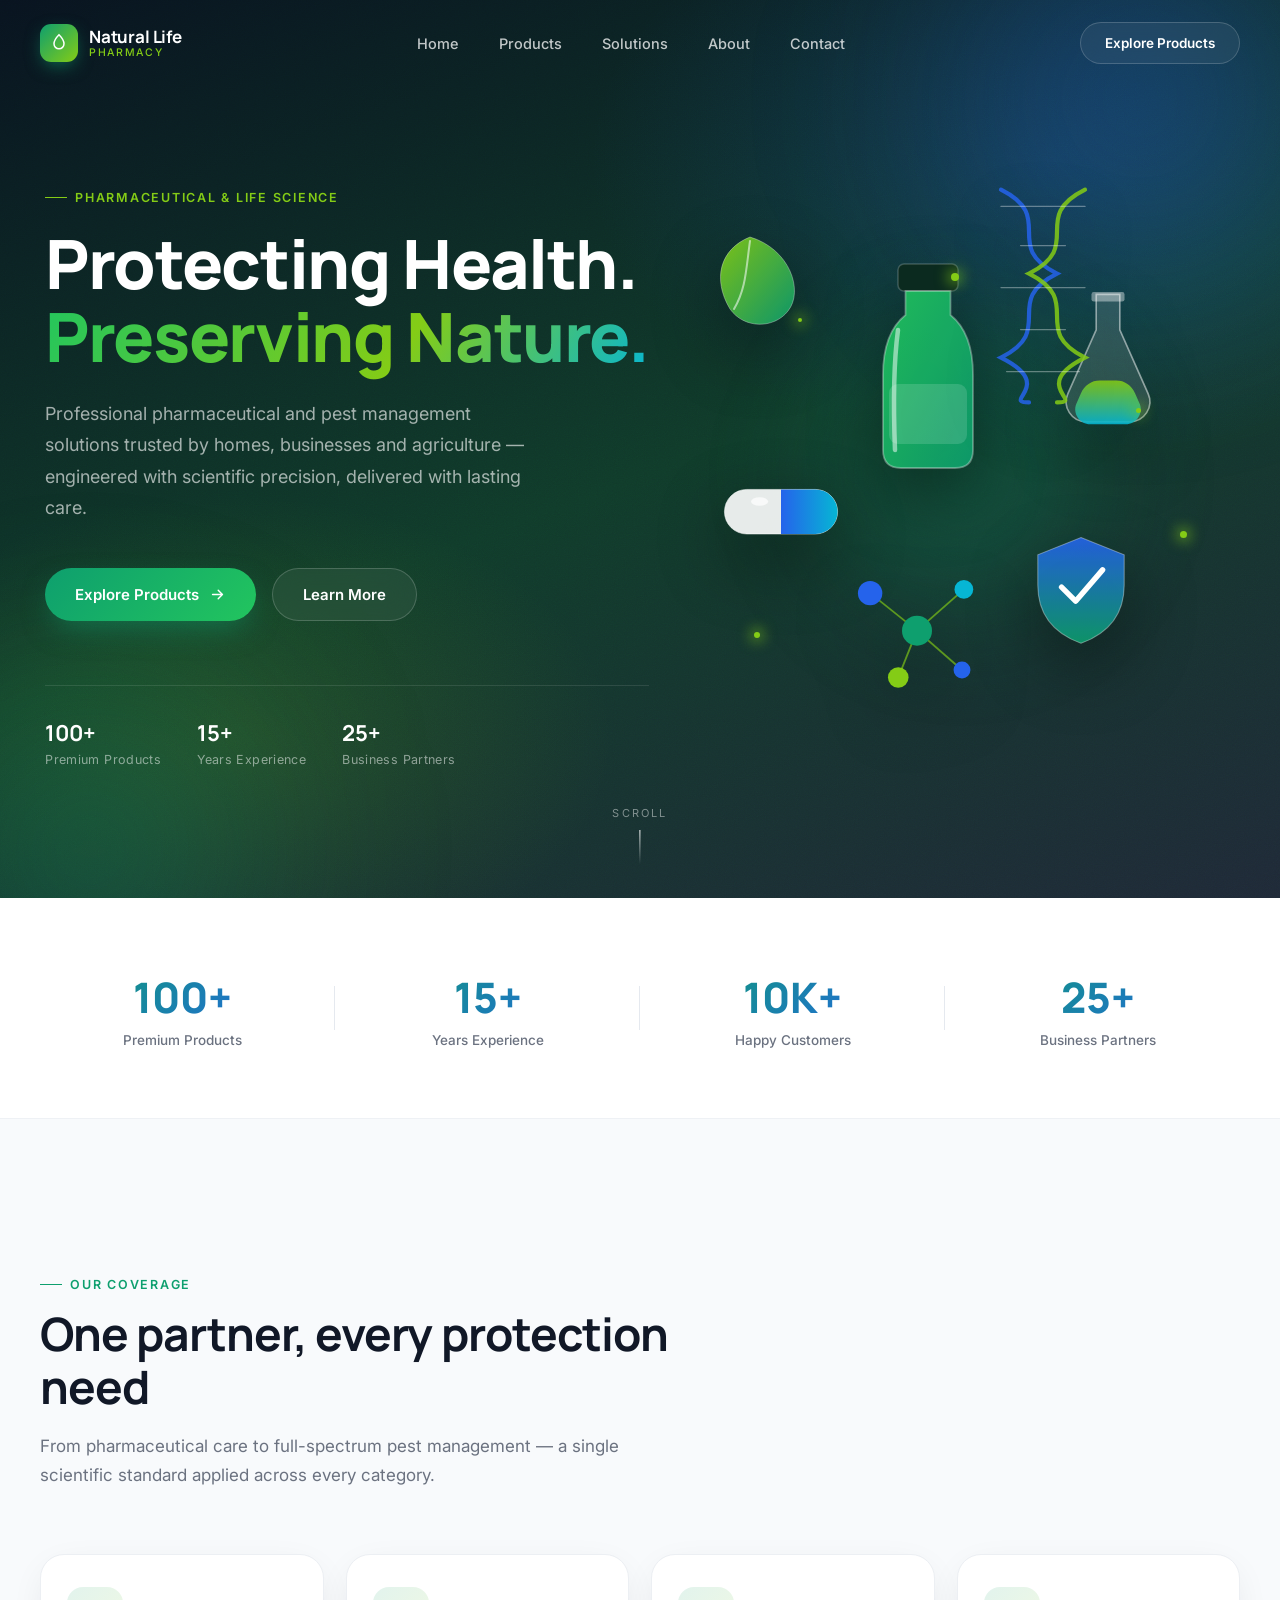
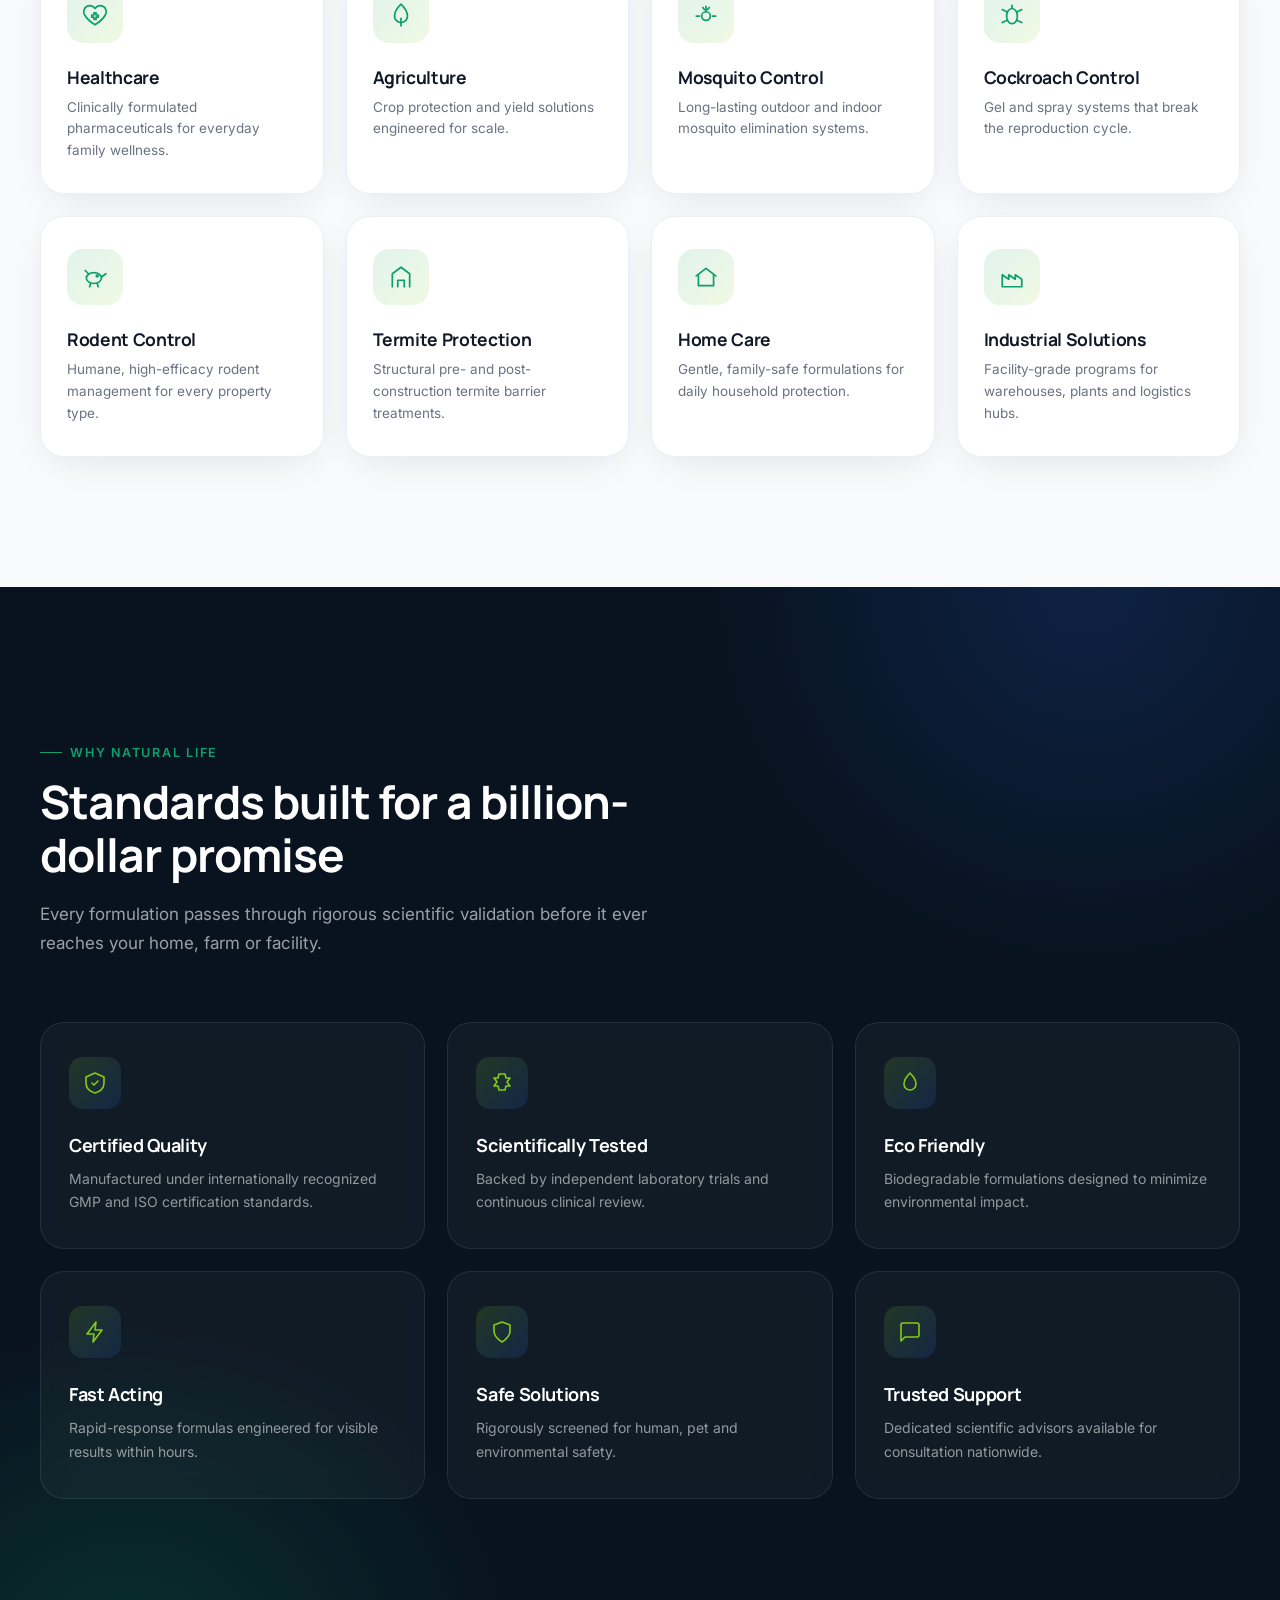
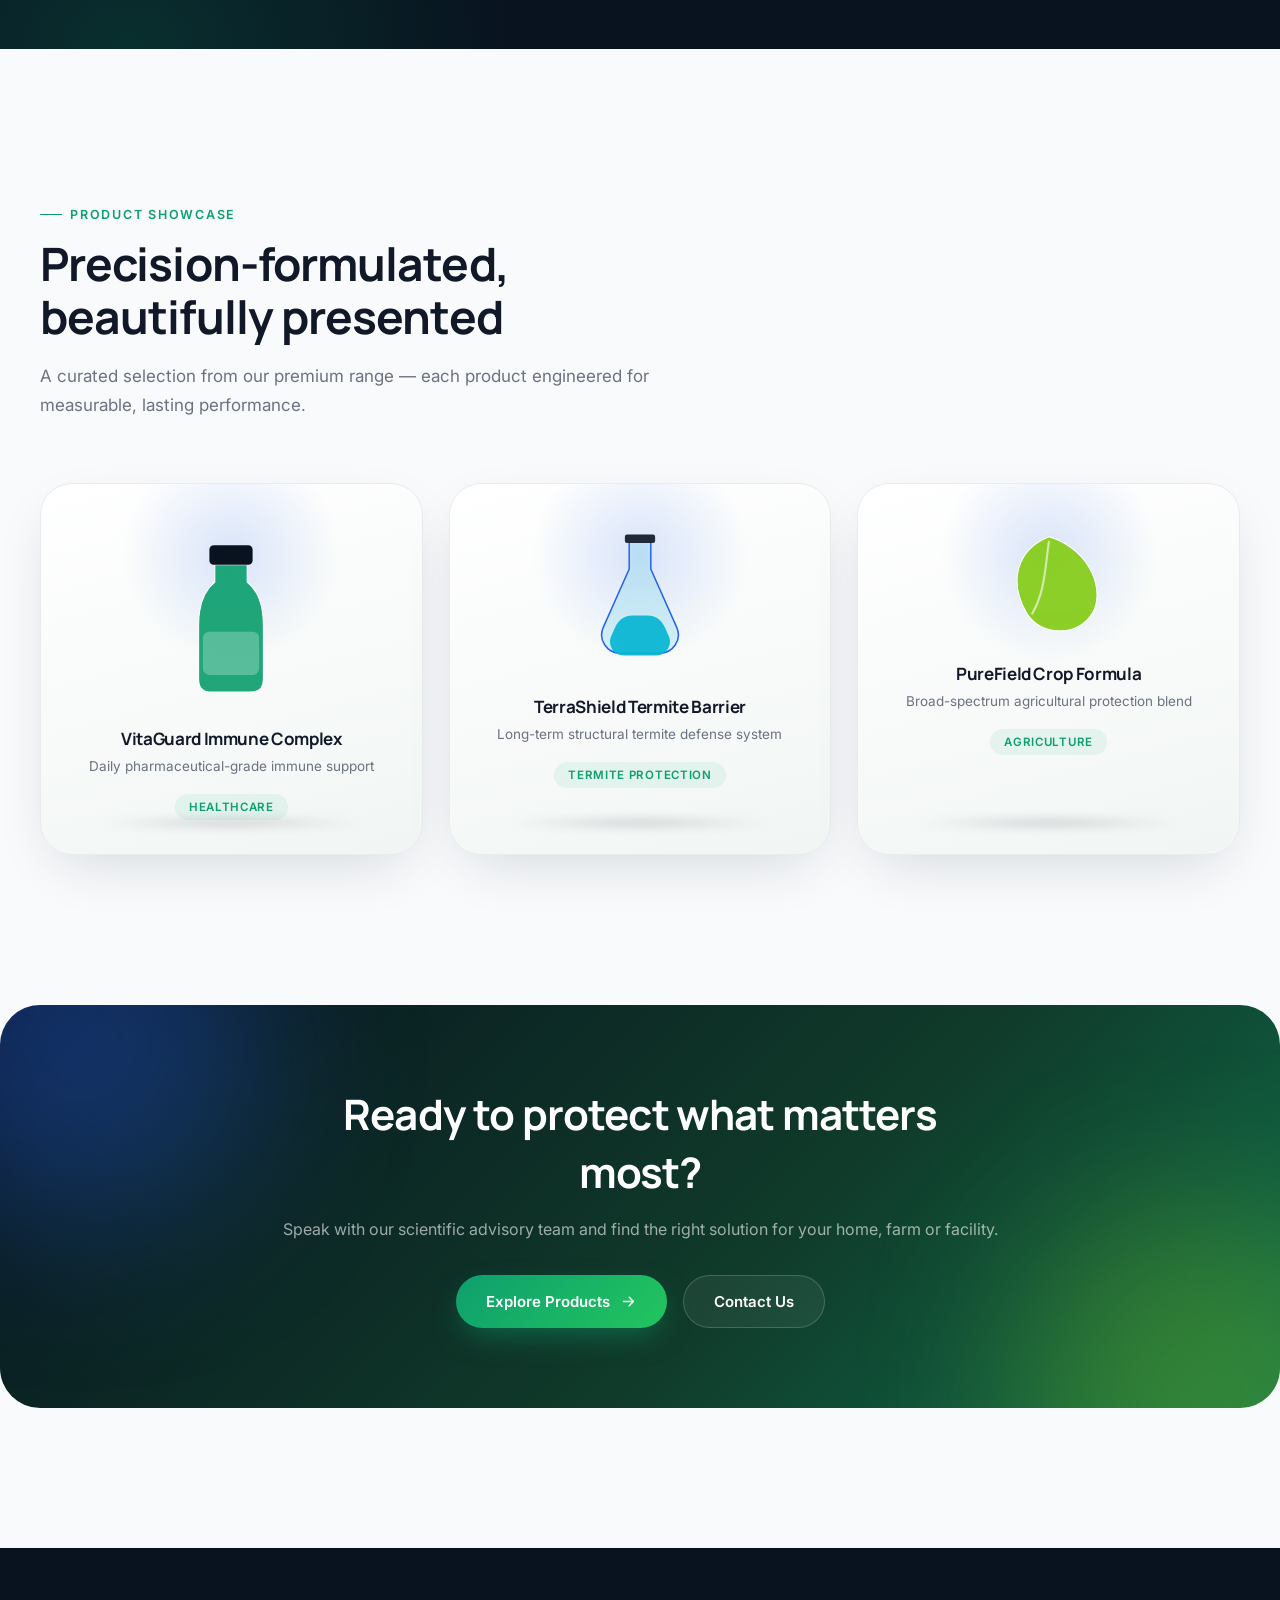
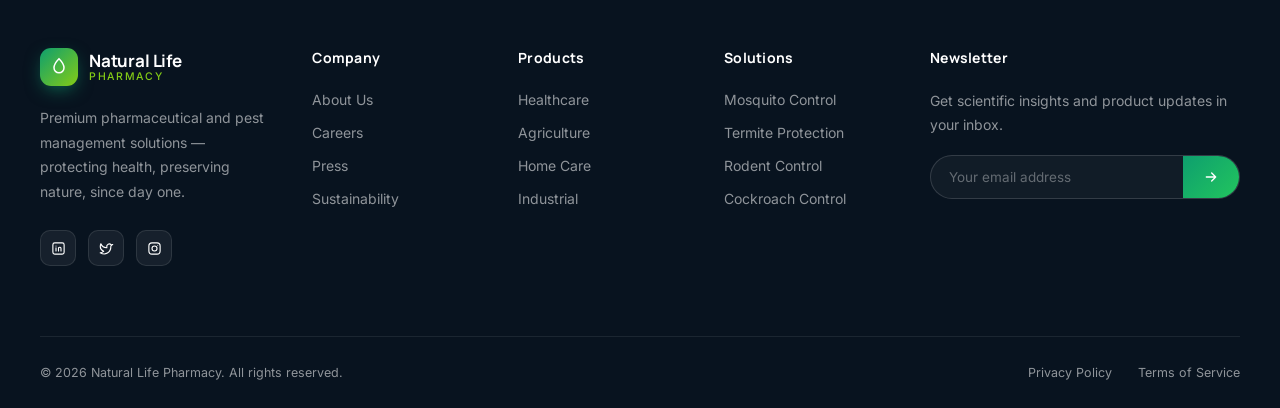
<file: index (1).html>
<!DOCTYPE html>
<html lang="en">
<head>
<meta charset="UTF-8">
<meta name="viewport" content="width=device-width, initial-scale=1.0">
<title>Natural Life Pharmacy — Protecting Health. Preserving Nature.</title>
<meta name="description" content="Premium pharmaceutical and pest management solutions trusted by homes, businesses and agriculture.">
<link rel="preconnect" href="https://fonts.googleapis.com">
<link rel="preconnect" href="https://fonts.gstatic.com" crossorigin>
<link href="https://fonts.googleapis.com/css2?family=Manrope:wght@400;500;600;700;800&family=Inter:wght@400;500;600&display=swap" rel="stylesheet">
<style>
  /* ============================================================
     0. TOKENS
  ============================================================ */
  :root{
    --green:#0E9F6E;
    --green-light:#22C55E;
    --accent:#84CC16;
    --blue:#2563EB;
    --cyan:#06B6D4;
    --bg:#F8FAFC;
    --dark:#08131F;
    --dark-2:#103B2A;
    --dark-3:#1F2937;
    --text:#111827;
    --text-soft:#6B7280;
    --white:#FFFFFF;

    --r-lg:32px;
    --r-md:24px;
    --r-sm:16px;

    --shadow-soft: 0 20px 60px -20px rgba(17,24,39,0.18);
    --shadow-card: 0 10px 40px -12px rgba(17,24,39,0.12);
    --ease: cubic-bezier(.22,1,.36,1);
  }

  *{ box-sizing:border-box; margin:0; padding:0; }
  html{ scroll-behavior:smooth; }
  body{
    font-family:'Inter', sans-serif;
    color:var(--text);
    background:var(--bg);
    -webkit-font-smoothing:antialiased;
    overflow-x:hidden;
  }
  h1,h2,h3,h4{ font-family:'Manrope', sans-serif; letter-spacing:-0.02em; }
  a{ text-decoration:none; color:inherit; }
  ul{ list-style:none; }
  img,svg{ display:block; }
  button{ font-family:inherit; cursor:pointer; border:none; background:none; }
  .container{ max-width:1280px; margin:0 auto; padding:0 40px; }
  section{ position:relative; }

  ::selection{ background:var(--green); color:#fff; }

  /* scroll reveal */
  .reveal{ opacity:0; transform:translateY(28px); transition:opacity .9s var(--ease), transform .9s var(--ease); }
  .reveal.in{ opacity:1; transform:translateY(0); }
  .reveal-scale{ opacity:0; transform:scale(.92); transition:opacity .8s var(--ease), transform .8s var(--ease); }
  .reveal-scale.in{ opacity:1; transform:scale(1); }

  @media (prefers-reduced-motion: reduce){
    *{ animation-duration:.001ms !important; animation-iteration-count:1 !important; transition-duration:.001ms !important; scroll-behavior:auto !important; }
  }

  .eyebrow{
    display:inline-flex; align-items:center; gap:8px;
    font-size:12.5px; font-weight:600; letter-spacing:.14em; text-transform:uppercase;
    color:var(--green);
  }
  .eyebrow::before{ content:''; width:22px; height:1px; background:var(--green); display:inline-block; }

  .section-head{ max-width:640px; margin-bottom:64px; }
  .section-head h2{ font-size:clamp(30px,4vw,46px); font-weight:700; margin-top:16px; line-height:1.15; color:var(--text); }
  .section-head p{ margin-top:18px; font-size:17px; color:var(--text-soft); line-height:1.7; }
  .section-head.on-dark h2{ color:#fff; }
  .section-head.on-dark p{ color:rgba(255,255,255,.6); }
  .section-head.center{ margin-left:auto; margin-right:auto; text-align:center; }

  /* ============================================================
     BUTTONS
  ============================================================ */
  .btn{
    position:relative; display:inline-flex; align-items:center; justify-content:center; gap:10px;
    padding:16px 30px; border-radius:100px; font-weight:600; font-size:15px;
    transition:transform .45s var(--ease), box-shadow .45s var(--ease);
    white-space:nowrap;
  }
  .btn-primary{
    color:#fff;
    background:linear-gradient(135deg, var(--green), var(--green-light));
    box-shadow:0 12px 30px -8px rgba(14,159,110,.55);
  }
  .btn-primary:hover{ transform:translateY(-3px); box-shadow:0 18px 40px -8px rgba(14,159,110,.7); }
  .btn-glass{
    color:#fff;
    background:rgba(255,255,255,.06);
    border:1px solid rgba(255,255,255,.18);
    backdrop-filter:blur(14px);
    -webkit-backdrop-filter:blur(14px);
  }
  .btn-glass:hover{ transform:translateY(-3px); background:rgba(255,255,255,.12); border-color:rgba(255,255,255,.32); }
  .btn-glass.on-light{ color:var(--text); background:rgba(17,24,39,.04); border-color:rgba(17,24,39,.12); }
  .btn-glass.on-light:hover{ background:rgba(17,24,39,.07); }
  .btn svg{ width:17px; height:17px; transition:transform .4s var(--ease); }
  .btn:hover svg{ transform:translateX(3px); }

  /* ============================================================
     1. NAVBAR
  ============================================================ */
  header.nav{
    position:fixed; top:0; left:0; right:0; z-index:100;
    padding:22px 0;
    transition:padding .4s var(--ease), background .4s var(--ease), border-color .4s var(--ease), box-shadow .4s var(--ease);
    border-bottom:1px solid transparent;
  }
  header.nav.scrolled{
    padding:14px 0;
    background:rgba(8,19,31,.72);
    backdrop-filter:blur(18px); -webkit-backdrop-filter:blur(18px);
    border-color:rgba(255,255,255,.08);
    box-shadow:0 10px 40px -20px rgba(0,0,0,.5);
  }
  .nav-inner{ display:flex; align-items:center; justify-content:space-between; }
  .logo{ display:flex; align-items:center; gap:11px; }
  .logo-mark{
    width:38px; height:38px; border-radius:11px;
    background:linear-gradient(135deg, var(--green), var(--accent));
    display:flex; align-items:center; justify-content:center;
    box-shadow:0 6px 18px -4px rgba(14,159,110,.65);
  }
  .logo-mark svg{ width:20px; height:20px; }
  .logo-text{ font-family:'Manrope',sans-serif; font-weight:700; font-size:17px; color:#fff; letter-spacing:-.01em; line-height:1.15; }
  .logo-text span{ display:block; font-family:'Inter',sans-serif; font-weight:500; font-size:10.5px; letter-spacing:.16em; color:var(--accent); text-transform:uppercase; margin-top:1px;}

  .nav-links{ display:flex; align-items:center; gap:40px; }
  .nav-links a{
    font-size:14.5px; font-weight:500; color:rgba(255,255,255,.75);
    position:relative; transition:color .3s;
  }
  .nav-links a::after{
    content:''; position:absolute; left:0; bottom:-6px; width:0; height:1.5px;
    background:linear-gradient(90deg,var(--green),var(--accent)); transition:width .35s var(--ease);
  }
  .nav-links a:hover{ color:#fff; }
  .nav-links a:hover::after{ width:100%; }

  .nav-cta{ display:flex; align-items:center; gap:18px; }
  .nav-cta .btn{ padding:12px 24px; font-size:13.5px; }
  .burger{ display:none; width:22px; height:16px; position:relative; }
  .burger span{ position:absolute; left:0; width:100%; height:1.5px; background:#fff; transition:.35s; }
  .burger span:nth-child(1){ top:0; }
  .burger span:nth-child(2){ top:7px; }
  .burger span:nth-child(3){ top:14px; }

  /* ============================================================
     2. HERO
  ============================================================ */
  .hero{
    position:relative; min-height:100vh; display:flex; align-items:center;
    padding:150px 0 100px;
    background:
      radial-gradient(60% 55% at 82% 18%, rgba(37,99,235,.20), transparent 60%),
      radial-gradient(50% 45% at 18% 82%, rgba(132,204,22,.14), transparent 60%),
      linear-gradient(160deg, var(--dark) 0%, var(--dark-2) 52%, var(--dark-3) 100%);
    overflow:hidden;
  }
  .hero-noise{
    position:absolute; inset:0; opacity:.5; mix-blend-mode:overlay; pointer-events:none;
    background-image:url("data:image/svg+xml,%3Csvg xmlns='http://www.w3.org/2000/svg' width='120' height='120'%3E%3Cfilter id='n'%3E%3CfeTurbulence type='fractalNoise' baseFrequency='0.9' numOctaves='2' stitchTiles='stitch'/%3E%3C/filter%3E%3Crect width='100%25' height='100%25' filter='url(%23n)' opacity='0.35'/%3E%3C/svg%3E");
  }
  .hero-blob{ position:absolute; border-radius:50%; filter:blur(90px); pointer-events:none; }
  .hero-blob.b1{ width:520px; height:520px; top:-160px; right:-120px; background:radial-gradient(circle, rgba(37,99,235,.35), transparent 70%); }
  .hero-blob.b2{ width:460px; height:460px; bottom:-180px; left:-140px; background:radial-gradient(circle, rgba(14,159,110,.35), transparent 70%); }

  .hero-grid{
    position:relative; z-index:2;
    display:grid; grid-template-columns:1.05fr .95fr; gap:40px; align-items:center;
  }
  .hero-copy h1{
    font-size:clamp(40px, 5.4vw, 68px); font-weight:800; line-height:1.06; color:#fff;
  }
  .hero-copy h1 .grad{
    background:linear-gradient(120deg, var(--green-light), var(--accent) 60%, var(--cyan));
    -webkit-background-clip:text; background-clip:text; color:transparent;
  }
  .hero-copy .eyebrow{ margin-bottom:22px; color:var(--accent); }
  .hero-copy .eyebrow::before{ background:var(--accent); }
  .hero-copy p.lead{
    margin-top:26px; font-size:18px; line-height:1.75; color:rgba(255,255,255,.62); max-width:480px;
  }
  .hero-actions{ display:flex; gap:16px; margin-top:44px; flex-wrap:wrap; }

  .hero-meta{ display:flex; gap:36px; margin-top:64px; padding-top:32px; border-top:1px solid rgba(255,255,255,.1); }
  .hero-meta div b{ display:block; font-family:'Manrope',sans-serif; font-size:22px; color:#fff; font-weight:700; }
  .hero-meta div span{ font-size:12.5px; color:rgba(255,255,255,.5); letter-spacing:.03em; }

  /* --- 3D composition --- */
  .hero-scene{
    position:relative; height:560px; perspective:1400px;
  }
  .scene-glow{
    position:absolute; inset:10%; border-radius:50%;
    background:radial-gradient(circle, rgba(14,159,110,.28), transparent 65%);
    filter:blur(40px);
  }
  .float-obj{
    position:absolute; transform-style:preserve-3d;
    filter:drop-shadow(0 25px 35px rgba(0,0,0,.45));
    animation:drift 7s ease-in-out infinite;
    will-change:transform;
  }
  @keyframes drift{
    0%,100%{ transform:translateY(0) rotate(var(--rot,0deg)); }
    50%{ transform:translateY(-18px) rotate(calc(var(--rot,0deg) + 3deg)); }
  }
  .obj-bottle{ width:150px; top:8%; left:30%; --rot:-6deg; animation-delay:.2s; }
  .obj-capsule{ width:120px; top:52%; left:6%; --rot:18deg; animation-delay:1.1s; }
  .obj-leaf{ width:100px; top:6%; left:2%; --rot:-10deg; animation-delay:.6s; }
  .obj-shield{ width:108px; top:60%; left:62%; --rot:8deg; animation-delay:1.6s; }
  .obj-flask{ width:118px; top:16%; left:66%; --rot:-4deg; animation-delay:.9s; }
  .obj-molecule{ width:150px; top:66%; left:28%; --rot:0deg; animation-delay:.3s; }
  .obj-dna{ width:140px; top:-2%; left:52%; --rot:0deg; animation-delay:1.4s; }
  .particle{
    position:absolute; border-radius:50%; background:var(--accent);
    box-shadow:0 0 14px 3px rgba(132,204,22,.75);
    animation:float-p 6s ease-in-out infinite;
  }
  @keyframes float-p{ 0%,100%{ transform:translateY(0); opacity:.7; } 50%{ transform:translateY(-26px); opacity:1; } }

  @media (min-width:900px){
    .hero-scene:hover .float-obj{ animation-play-state:paused; }
  }

  .scroll-cue{
    position:absolute; bottom:36px; left:50%; transform:translateX(-50%);
    display:flex; flex-direction:column; align-items:center; gap:10px;
    color:rgba(255,255,255,.45); font-size:11px; letter-spacing:.2em; text-transform:uppercase;
    z-index:2;
  }
  .scroll-cue .line{ width:1px; height:34px; background:linear-gradient(#fff, transparent); animation:scrollcue 2s ease-in-out infinite; }
  @keyframes scrollcue{ 0%{ transform:scaleY(0); transform-origin:top; } 50%{ transform:scaleY(1); transform-origin:top; } 51%{ transform-origin:bottom; } 100%{ transform:scaleY(0); transform-origin:bottom; } }

  /* ============================================================
     3. TRUST BAR
  ============================================================ */
  .trust{
    background:var(--white); padding:70px 0; border-bottom:1px solid #EEF1F5;
    margin-top:-2px;
  }
  .trust-grid{ display:grid; grid-template-columns:repeat(4,1fr); gap:20px; }
  .trust-item{ text-align:center; padding:0 10px; position:relative; }
  .trust-item:not(:last-child)::after{
    content:''; position:absolute; right:-10px; top:50%; transform:translateY(-50%);
    width:1px; height:44px; background:#E5E9EF;
  }
  .trust-item b{
    font-family:'Manrope',sans-serif; font-weight:800; font-size:clamp(30px,3.4vw,42px);
    background:linear-gradient(135deg, var(--green), var(--blue));
    -webkit-background-clip:text; background-clip:text; color:transparent;
    display:block;
  }
  .trust-item span{ font-size:13.5px; color:var(--text-soft); font-weight:500; margin-top:6px; display:block; }

  /* ============================================================
     4. CATEGORY SECTION
  ============================================================ */
  .categories{ padding:150px 0 130px; background:var(--bg); }
  .cat-grid{ display:grid; grid-template-columns:repeat(4,1fr); gap:22px; }
  .cat-card{
    position:relative; background:#fff; border-radius:var(--r-md); padding:32px 26px;
    border:1px solid #ECEFF3; overflow:hidden;
    box-shadow:var(--shadow-card);
    transition:transform .5s var(--ease), box-shadow .5s var(--ease), border-color .5s var(--ease);
  }
  .cat-card::before{
    content:''; position:absolute; inset:0; opacity:0; transition:opacity .5s var(--ease);
    background:radial-gradient(120px 120px at 30% 20%, rgba(14,159,110,.14), transparent 70%);
  }
  .cat-card:hover{ transform:translateY(-8px); box-shadow:0 26px 60px -16px rgba(14,159,110,.28); border-color:rgba(14,159,110,.35); }
  .cat-card:hover::before{ opacity:1; }
  .cat-icon{
    width:56px; height:56px; border-radius:16px; display:flex; align-items:center; justify-content:center;
    background:linear-gradient(135deg, rgba(14,159,110,.12), rgba(132,204,22,.12));
    margin-bottom:22px; transition:transform .6s var(--ease);
  }
  .cat-card:hover .cat-icon{ transform:rotate(-8deg) scale(1.08); }
  .cat-icon svg{ width:26px; height:26px; stroke:var(--green); }
  .cat-card h3{ font-size:17.5px; font-weight:700; margin-bottom:8px; }
  .cat-card p{ font-size:13.5px; color:var(--text-soft); line-height:1.6; }
  .cat-arrow{ position:absolute; top:28px; right:26px; opacity:0; transform:translate(-6px,6px); transition:.4s var(--ease); }
  .cat-card:hover .cat-arrow{ opacity:1; transform:translate(0,0); }
  .cat-arrow svg{ width:16px; height:16px; stroke:var(--green); }

  /* ============================================================
     5. WHY CHOOSE US (dark section)
  ============================================================ */
  .why{
    padding:150px 0; color:#fff;
    background:
      radial-gradient(50% 60% at 85% 0%, rgba(37,99,235,.18), transparent 60%),
      radial-gradient(50% 50% at 10% 100%, rgba(14,159,110,.2), transparent 60%),
      var(--dark);
  }
  .why-grid{ display:grid; grid-template-columns:repeat(3,1fr); gap:22px; }
  .why-card{
    padding:34px 28px; border-radius:var(--r-md);
    background:rgba(255,255,255,.035);
    border:1px solid rgba(255,255,255,.09);
    backdrop-filter:blur(10px); -webkit-backdrop-filter:blur(10px);
    transition:transform .5s var(--ease), background .5s var(--ease), border-color .5s var(--ease);
  }
  .why-card:hover{ transform:translateY(-6px); background:rgba(255,255,255,.06); border-color:rgba(132,204,22,.4); }
  .why-icon{
    width:52px; height:52px; border-radius:14px; margin-bottom:24px;
    display:flex; align-items:center; justify-content:center;
    background:linear-gradient(135deg, rgba(132,204,22,.16), rgba(37,99,235,.16));
  }
  .why-icon svg{ width:24px; height:24px; stroke:var(--accent); }
  .why-card h3{ font-size:18px; font-weight:700; margin-bottom:10px; }
  .why-card p{ font-size:14px; color:rgba(255,255,255,.55); line-height:1.7; }

  /* ============================================================
     6. PRODUCT SHOWCASE
  ============================================================ */
  .showcase{ padding:150px 0; background:var(--bg); }
  .showcase-grid{ display:grid; grid-template-columns:repeat(3,1fr); gap:26px; }
  .shelf{
    position:relative; border-radius:var(--r-lg); padding:44px 30px 34px;
    background:linear-gradient(165deg, #FFFFFF 0%, #F1F6F4 100%);
    border:1px solid #E7ECEF;
    box-shadow:var(--shadow-soft);
    text-align:center; overflow:hidden;
    transition:transform .6s var(--ease), box-shadow .6s var(--ease);
  }
  .shelf::before{
    content:''; position:absolute; left:14%; right:14%; bottom:24px; height:14px; border-radius:50%;
    background:radial-gradient(ellipse, rgba(17,24,39,.18), transparent 70%); filter:blur(4px);
  }
  .shelf:hover{ transform:translateY(-10px) rotateX(2deg); box-shadow:0 40px 80px -24px rgba(14,159,110,.35); }
  .shelf-glow{
    position:absolute; top:-40px; left:50%; transform:translateX(-50%);
    width:220px; height:220px; border-radius:50%;
    background:radial-gradient(circle, rgba(37,99,235,.16), transparent 70%);
  }
  .shelf-product{ width:108px; margin:0 auto 26px; position:relative; z-index:1; transition:transform .6s var(--ease); }
  .shelf:hover .shelf-product{ transform:rotate(-6deg) scale(1.06); }
  .shelf h3{ font-size:17px; font-weight:700; margin-bottom:8px; }
  .shelf p{ font-size:13.5px; color:var(--text-soft); margin-bottom:20px; }
  .shelf .tag{
    display:inline-block; font-size:11.5px; font-weight:600; letter-spacing:.06em; text-transform:uppercase;
    color:var(--green); background:rgba(14,159,110,.08); padding:6px 14px; border-radius:100px;
  }

  /* ============================================================
     7. CTA BAND
  ============================================================ */
  .cta-band{
    margin:0 40px; max-width:1280px; margin-left:auto; margin-right:auto;
    border-radius:40px; padding:80px 60px; text-align:center; position:relative; overflow:hidden;
    background:linear-gradient(135deg, var(--dark) 0%, var(--dark-2) 60%, #0E9F6E 140%);
  }
  .cta-band .blob{ position:absolute; width:360px; height:360px; border-radius:50%; filter:blur(80px); }
  .cta-band .blob.c1{ background:rgba(37,99,235,.35); top:-140px; left:-100px; }
  .cta-band .blob.c2{ background:rgba(132,204,22,.3); bottom:-160px; right:-100px; }
  .cta-band h2{ position:relative; z-index:1; color:#fff; font-size:clamp(28px,4vw,42px); font-weight:700; max-width:640px; margin:0 auto 18px; }
  .cta-band p{ position:relative; z-index:1; color:rgba(255,255,255,.6); font-size:16px; margin-bottom:36px; }
  .cta-band .hero-actions{ justify-content:center; position:relative; z-index:1; margin-top:0; }

  /* ============================================================
     8. FOOTER
  ============================================================ */
  footer{ background:var(--dark); color:rgba(255,255,255,.55); padding:100px 0 0; margin-top:140px; }
  .footer-top{ display:grid; grid-template-columns:1.4fr 1fr 1fr 1fr 1.2fr; gap:40px; padding-bottom:70px; border-bottom:1px solid rgba(255,255,255,.08); }
  .footer-brand p{ font-size:14px; line-height:1.75; margin:20px 0 26px; max-width:280px; }
  .footer-social{ display:flex; gap:12px; }
  .footer-social a{
    width:36px; height:36px; border-radius:10px; display:flex; align-items:center; justify-content:center;
    background:rgba(255,255,255,.06); border:1px solid rgba(255,255,255,.1);
    transition:.35s var(--ease);
  }
  .footer-social a:hover{ background:var(--green); border-color:var(--green); transform:translateY(-3px); }
  .footer-social svg{ width:15px; height:15px; stroke:#fff; }
  .footer-col h4{ color:#fff; font-family:'Manrope',sans-serif; font-size:14px; font-weight:700; margin-bottom:22px; letter-spacing:.02em; }
  .footer-col ul li{ margin-bottom:13px; }
  .footer-col ul li a{ font-size:14px; transition:color .3s; }
  .footer-col ul li a:hover{ color:#fff; }
  .footer-news p{ font-size:14px; margin-bottom:18px; line-height:1.7; }
  .news-form{ display:flex; gap:0; border-radius:100px; overflow:hidden; border:1px solid rgba(255,255,255,.14); background:rgba(255,255,255,.04); }
  .news-form input{ flex:1; background:none; border:none; outline:none; padding:13px 18px; font-size:13.5px; color:#fff; font-family:inherit; }
  .news-form input::placeholder{ color:rgba(255,255,255,.35); }
  .news-form button{ padding:0 20px; background:linear-gradient(135deg,var(--green),var(--green-light)); color:#fff; display:flex; align-items:center; justify-content:center; }
  .news-form button svg{ width:16px; height:16px; }
  .footer-bottom{ display:flex; justify-content:space-between; align-items:center; padding:28px 0; font-size:12.5px; flex-wrap:wrap; gap:14px; }
  .footer-bottom .legal{ display:flex; gap:26px; }

  /* ============================================================
     RESPONSIVE
  ============================================================ */
  @media (max-width:1080px){
    .cat-grid{ grid-template-columns:repeat(2,1fr); }
    .why-grid{ grid-template-columns:repeat(2,1fr); }
    .showcase-grid{ grid-template-columns:repeat(2,1fr); }
    .footer-top{ grid-template-columns:1fr 1fr; row-gap:50px; }
    .hero-grid{ grid-template-columns:1fr; }
    .hero-scene{ height:420px; order:-1; margin-bottom:20px;}
  }
  @media (max-width:760px){
    .container{ padding:0 22px; }
    .nav-links, .nav-cta .btn-glass{ display:none; }
    .burger{ display:block; }
    .trust-grid{ grid-template-columns:repeat(2,1fr); row-gap:32px; }
    .trust-item:nth-child(2)::after{ display:none; }
    .cat-grid, .why-grid, .showcase-grid{ grid-template-columns:1fr; }
    .hero-meta{ gap:22px; flex-wrap:wrap; }
    .cta-band{ margin:0 20px; padding:56px 28px; border-radius:28px; }
    .footer-top{ grid-template-columns:1fr; gap:44px; }
    .categories, .why, .showcase{ padding:100px 0; }
  }
</style>
</head>
<body>

<!-- ============================================================
     NAVBAR
============================================================ -->
<header class="nav" id="nav">
  <div class="container nav-inner">
    <a href="#home" class="logo">
      <span class="logo-mark">
        <svg viewBox="0 0 24 24" fill="none" stroke="#fff" stroke-width="1.8" stroke-linecap="round" stroke-linejoin="round"><path d="M12 2C8 6 6 9 6 13a6 6 0 0 0 12 0c0-4-2-7-6-11z"/></svg>
      </span>
      <span class="logo-text">Natural Life<span>Pharmacy</span></span>
    </a>
    <nav class="nav-links">
      <a href="#home">Home</a>
      <a href="#products">Products</a>
      <a href="#solutions">Solutions</a>
      <a href="#about">About</a>
      <a href="#contact">Contact</a>
    </nav>
    <div class="nav-cta">
      <a href="#products" class="btn btn-glass">Explore Products</a>
      <div class="burger" id="burger"><span></span><span></span><span></span></div>
    </div>
  </div>
</header>

<!-- ============================================================
     HERO
============================================================ -->
<section class="hero" id="home">
  <div class="hero-noise"></div>
  <div class="hero-blob b1"></div>
  <div class="hero-blob b2"></div>

  <div class="container hero-grid">
    <div class="hero-copy">
      <span class="eyebrow">Pharmaceutical &amp; Life Science</span>
      <h1 class="reveal">Protecting Health.<br><span class="grad">Preserving Nature.</span></h1>
      <p class="lead reveal">Professional pharmaceutical and pest management solutions trusted by homes, businesses and agriculture — engineered with scientific precision, delivered with lasting care.</p>
      <div class="hero-actions reveal">
        <a href="#products" class="btn btn-primary">Explore Products
          <svg viewBox="0 0 24 24" fill="none" stroke="currentColor" stroke-width="2" stroke-linecap="round" stroke-linejoin="round"><path d="M5 12h14M13 6l6 6-6 6"/></svg>
        </a>
        <a href="#about" class="btn btn-glass">Learn More</a>
      </div>
      <div class="hero-meta reveal">
        <div><b>100+</b><span>Premium Products</span></div>
        <div><b>15+</b><span>Years Experience</span></div>
        <div><b>25+</b><span>Business Partners</span></div>
      </div>
    </div>

    <div class="hero-scene" id="heroScene">
      <div class="scene-glow"></div>

      <!-- Bottle -->
      <svg class="float-obj obj-bottle" viewBox="0 0 100 160" fill="none">
        <defs>
          <linearGradient id="gBottle" x1="0" y1="0" x2="1" y2="1">
            <stop offset="0%" stop-color="#22C55E"/><stop offset="100%" stop-color="#0E9F6E"/>
          </linearGradient>
        </defs>
        <rect x="30" y="16" width="40" height="18" rx="4" fill="#0B2A1F" stroke="rgba(255,255,255,.2)"/>
        <path d="M35 34 L35 50 Q20 62 20 90 L20 140 Q20 152 32 152 L68 152 Q80 152 80 140 L80 90 Q80 62 65 50 L65 34 Z"
              fill="url(#gBottle)" opacity="0.92" stroke="rgba(255,255,255,.35)" stroke-width="1.2"/>
        <rect x="24" y="96" width="52" height="40" rx="6" fill="rgba(255,255,255,.14)"/>
        <path d="M30 60 Q26 90 28 140" stroke="rgba(255,255,255,.5)" stroke-width="3" stroke-linecap="round" fill="none"/>
      </svg>

      <!-- Capsule -->
      <svg class="float-obj obj-capsule" viewBox="0 0 140 60" fill="none">
        <defs>
          <linearGradient id="gCapA" x1="0" y1="0" x2="1" y2="0">
            <stop offset="0%" stop-color="#2563EB"/><stop offset="100%" stop-color="#06B6D4"/>
          </linearGradient>
        </defs>
        <rect x="4" y="4" width="132" height="52" rx="26" fill="rgba(255,255,255,.9)" stroke="rgba(255,255,255,.6)"/>
        <path d="M70 4 H110 A26 26 0 0 1 110 56 H70 Z" fill="url(#gCapA)"/>
        <ellipse cx="45" cy="18" rx="10" ry="5" fill="#fff" opacity=".7"/>
      </svg>

      <!-- Leaf -->
      <svg class="float-obj obj-leaf" viewBox="0 0 100 100" fill="none">
        <defs>
          <linearGradient id="gLeaf" x1="0" y1="0" x2="1" y2="1">
            <stop offset="0%" stop-color="#84CC16"/><stop offset="100%" stop-color="#0E9F6E"/>
          </linearGradient>
        </defs>
        <path d="M50 8C20 20 12 50 30 80c14 20 44 20 58 2C104 62 90 20 50 8Z" fill="url(#gLeaf)" opacity=".93" stroke="rgba(255,255,255,.35)"/>
        <path d="M50 12C46 40 46 60 34 80" stroke="rgba(255,255,255,.55)" stroke-width="2" fill="none" stroke-linecap="round"/>
      </svg>

      <!-- Shield -->
      <svg class="float-obj obj-shield" viewBox="0 0 100 110" fill="none">
        <defs>
          <linearGradient id="gShield" x1="0" y1="0" x2="0" y2="1">
            <stop offset="0%" stop-color="#2563EB"/><stop offset="100%" stop-color="#0E9F6E"/>
          </linearGradient>
        </defs>
        <path d="M50 6 90 22v28c0 30-18 46-40 54C28 96 10 80 10 50V22Z" fill="url(#gShield)" opacity=".9" stroke="rgba(255,255,255,.4)"/>
        <path d="M32 52 45 65 70 36" stroke="#fff" stroke-width="5" stroke-linecap="round" stroke-linejoin="round" fill="none"/>
      </svg>

      <!-- Flask -->
      <svg class="float-obj obj-flask" viewBox="0 0 100 130" fill="none">
        <defs>
          <linearGradient id="gFlask" x1="0" y1="0" x2="0" y2="1">
            <stop offset="0%" stop-color="#84CC16"/><stop offset="100%" stop-color="#06B6D4"/>
          </linearGradient>
        </defs>
        <path d="M40 8h20v30l24 54c5 11-3 24-16 24H32c-13 0-21-13-16-24l24-54Z" fill="rgba(255,255,255,.12)" stroke="rgba(255,255,255,.5)" stroke-width="1.4"/>
        <path d="M27 92c3-7 9-11 16-11h14c7 0 13 4 16 11l4 9c3 8-3 17-12 17H35c-9 0-15-9-12-17Z" fill="url(#gFlask)" opacity=".9"/>
        <rect x="36" y="6" width="28" height="8" rx="2" fill="rgba(255,255,255,.4)"/>
      </svg>

      <!-- Molecule -->
      <svg class="float-obj obj-molecule" viewBox="0 0 160 140" fill="none">
        <g stroke="rgba(132,204,22,.65)" stroke-width="2">
          <line x1="30" y1="30" x2="80" y2="70"/>
          <line x1="130" y1="26" x2="80" y2="70"/>
          <line x1="80" y1="70" x2="60" y2="120"/>
          <line x1="80" y1="70" x2="128" y2="112"/>
        </g>
        <circle cx="30" cy="30" r="13" fill="#2563EB"/>
        <circle cx="130" cy="26" r="10" fill="#06B6D4"/>
        <circle cx="80" cy="70" r="16" fill="#0E9F6E"/>
        <circle cx="60" cy="120" r="11" fill="#84CC16"/>
        <circle cx="128" cy="112" r="9" fill="#2563EB"/>
      </svg>

      <!-- DNA -->
      <svg class="float-obj obj-dna" viewBox="0 0 100 160" fill="none">
        <g stroke-linecap="round">
          <path d="M20 4C60 24 20 44 60 64 20 84 60 104 20 124 60 144 20 156 40 156" stroke="#2563EB" stroke-width="3" fill="none" opacity=".85"/>
          <path d="M80 4C40 24 80 44 40 64 80 84 40 104 80 124 40 144 80 156 60 156" stroke="#84CC16" stroke-width="3" fill="none" opacity=".85"/>
          <line x1="20" y1="16" x2="80" y2="16" stroke="rgba(255,255,255,.35)"/>
          <line x1="34" y1="44" x2="66" y2="44" stroke="rgba(255,255,255,.35)"/>
          <line x1="20" y1="74" x2="80" y2="74" stroke="rgba(255,255,255,.35)"/>
          <line x1="34" y1="104" x2="66" y2="104" stroke="rgba(255,255,255,.35)"/>
          <line x1="24" y1="134" x2="76" y2="134" stroke="rgba(255,255,255,.35)"/>
        </g>
      </svg>

      <div class="particle" style="width:8px;height:8px;top:14%;left:48%;animation-delay:.2s;"></div>
      <div class="particle" style="width:5px;height:5px;top:38%;left:82%;animation-delay:1s;"></div>
      <div class="particle" style="width:6px;height:6px;top:78%;left:12%;animation-delay:1.6s;"></div>
      <div class="particle" style="width:4px;height:4px;top:22%;left:20%;animation-delay:2.1s;"></div>
      <div class="particle" style="width:7px;height:7px;top:60%;left:90%;animation-delay:.7s;"></div>
    </div>
  </div>

  <div class="scroll-cue"><span>Scroll</span><span class="line"></span></div>
</section>

<!-- ============================================================
     TRUST BAR
============================================================ -->
<section class="trust">
  <div class="container trust-grid">
    <div class="trust-item reveal">
      <b data-count="100" data-suffix="+">0</b>
      <span>Premium Products</span>
    </div>
    <div class="trust-item reveal">
      <b data-count="15" data-suffix="+">0</b>
      <span>Years Experience</span>
    </div>
    <div class="trust-item reveal">
      <b data-count="10" data-suffix="K+">0</b>
      <span>Happy Customers</span>
    </div>
    <div class="trust-item reveal">
      <b data-count="25" data-suffix="+">0</b>
      <span>Business Partners</span>
    </div>
  </div>
</section>

<!-- ============================================================
     CATEGORY SECTION
============================================================ -->
<section class="categories" id="solutions">
  <div class="container">
    <div class="section-head reveal">
      <span class="eyebrow">Our Coverage</span>
      <h2>One partner, every protection need</h2>
      <p>From pharmaceutical care to full-spectrum pest management — a single scientific standard applied across every category.</p>
    </div>

    <div class="cat-grid">
      <!-- 1 Healthcare -->
      <div class="cat-card reveal">
        <div class="cat-arrow"><svg viewBox="0 0 24 24" fill="none" stroke-width="2" stroke-linecap="round" stroke-linejoin="round"><path d="M7 17 17 7M7 7h10v10"/></svg></div>
        <div class="cat-icon"><svg viewBox="0 0 24 24" fill="none" stroke-width="1.6" stroke-linecap="round" stroke-linejoin="round"><path d="M12 21s-7-4.35-9.5-9A5.5 5.5 0 0 1 12 6a5.5 5.5 0 0 1 9.5 6c-2.5 4.65-9.5 9-9.5 9z"/><path d="M9 12h2v-2h2v2h2v2h-2v2h-2v-2H9z"/></svg></div>
        <h3>Healthcare</h3>
        <p>Clinically formulated pharmaceuticals for everyday family wellness.</p>
      </div>
      <!-- 2 Agriculture -->
      <div class="cat-card reveal">
        <div class="cat-arrow"><svg viewBox="0 0 24 24" fill="none" stroke-width="2" stroke-linecap="round" stroke-linejoin="round"><path d="M7 17 17 7M7 7h10v10"/></svg></div>
        <div class="cat-icon"><svg viewBox="0 0 24 24" fill="none" stroke-width="1.6" stroke-linecap="round" stroke-linejoin="round"><path d="M12 2c-4 4-6 7-6 11a6 6 0 0 0 12 0c0-4-2-7-6-11z"/><path d="M12 22v-7"/></svg></div>
        <h3>Agriculture</h3>
        <p>Crop protection and yield solutions engineered for scale.</p>
      </div>
      <!-- 3 Mosquito -->
      <div class="cat-card reveal">
        <div class="cat-arrow"><svg viewBox="0 0 24 24" fill="none" stroke-width="2" stroke-linecap="round" stroke-linejoin="round"><path d="M7 17 17 7M7 7h10v10"/></svg></div>
        <div class="cat-icon"><svg viewBox="0 0 24 24" fill="none" stroke-width="1.6" stroke-linecap="round" stroke-linejoin="round"><circle cx="12" cy="13" r="4"/><path d="M12 9V4M9 5l1.5 2M15 5l-1.5 2M6 13H3M21 13h-3"/></svg></div>
        <h3>Mosquito Control</h3>
        <p>Long-lasting outdoor and indoor mosquito elimination systems.</p>
      </div>
      <!-- 4 Cockroach -->
      <div class="cat-card reveal">
        <div class="cat-arrow"><svg viewBox="0 0 24 24" fill="none" stroke-width="2" stroke-linecap="round" stroke-linejoin="round"><path d="M7 17 17 7M7 7h10v10"/></svg></div>
        <div class="cat-icon"><svg viewBox="0 0 24 24" fill="none" stroke-width="1.6" stroke-linecap="round" stroke-linejoin="round"><ellipse cx="12" cy="13" rx="5" ry="7"/><path d="M7 9 3 7M7 17 3 19M17 9l4-2M17 17l4 2M12 6V3"/></svg></div>
        <h3>Cockroach Control</h3>
        <p>Gel and spray systems that break the reproduction cycle.</p>
      </div>
      <!-- 5 Rodent -->
      <div class="cat-card reveal">
        <div class="cat-arrow"><svg viewBox="0 0 24 24" fill="none" stroke-width="2" stroke-linecap="round" stroke-linejoin="round"><path d="M7 17 17 7M7 7h10v10"/></svg></div>
        <div class="cat-icon"><svg viewBox="0 0 24 24" fill="none" stroke-width="1.6" stroke-linecap="round" stroke-linejoin="round"><ellipse cx="11" cy="13" rx="7" ry="5"/><path d="M18 12l4-3M6 9 3 6M8 18l-1 3M14 18l1 3"/><circle cx="14" cy="11" r=".8" fill="currentColor"/></svg></div>
        <h3>Rodent Control</h3>
        <p>Humane, high-efficacy rodent management for every property type.</p>
      </div>
      <!-- 6 Termite -->
      <div class="cat-card reveal">
        <div class="cat-arrow"><svg viewBox="0 0 24 24" fill="none" stroke-width="2" stroke-linecap="round" stroke-linejoin="round"><path d="M7 17 17 7M7 7h10v10"/></svg></div>
        <div class="cat-icon"><svg viewBox="0 0 24 24" fill="none" stroke-width="1.6" stroke-linecap="round" stroke-linejoin="round"><path d="M4 21V9l8-6 8 6v12"/><path d="M9 21v-6h6v6"/></svg></div>
        <h3>Termite Protection</h3>
        <p>Structural pre- and post-construction termite barrier treatments.</p>
      </div>
      <!-- 7 Home Care -->
      <div class="cat-card reveal">
        <div class="cat-arrow"><svg viewBox="0 0 24 24" fill="none" stroke-width="2" stroke-linecap="round" stroke-linejoin="round"><path d="M7 17 17 7M7 7h10v10"/></svg></div>
        <div class="cat-icon"><svg viewBox="0 0 24 24" fill="none" stroke-width="1.6" stroke-linecap="round" stroke-linejoin="round"><path d="M3 11 12 4l9 7"/><path d="M5 10v10h14V10"/></svg></div>
        <h3>Home Care</h3>
        <p>Gentle, family-safe formulations for daily household protection.</p>
      </div>
      <!-- 8 Industrial -->
      <div class="cat-card reveal">
        <div class="cat-arrow"><svg viewBox="0 0 24 24" fill="none" stroke-width="2" stroke-linecap="round" stroke-linejoin="round"><path d="M7 17 17 7M7 7h10v10"/></svg></div>
        <div class="cat-icon"><svg viewBox="0 0 24 24" fill="none" stroke-width="1.6" stroke-linecap="round" stroke-linejoin="round"><path d="M3 21V10l6 4v-4l6 4v-4l6 4v7z"/></svg></div>
        <h3>Industrial Solutions</h3>
        <p>Facility-grade programs for warehouses, plants and logistics hubs.</p>
      </div>
    </div>
  </div>
</section>

<!-- ============================================================
     WHY CHOOSE US
============================================================ -->
<section class="why" id="about">
  <div class="container">
    <div class="section-head on-dark reveal">
      <span class="eyebrow">Why Natural Life</span>
      <h2>Standards built for a billion-dollar promise</h2>
      <p>Every formulation passes through rigorous scientific validation before it ever reaches your home, farm or facility.</p>
    </div>

    <div class="why-grid">
      <div class="why-card reveal">
        <div class="why-icon"><svg viewBox="0 0 24 24" fill="none" stroke-width="1.6" stroke-linecap="round" stroke-linejoin="round"><path d="M12 2 3 6v6c0 5 4 8.5 9 10 5-1.5 9-5 9-10V6z"/><path d="m9 12 2 2 4-4"/></svg></div>
        <h3>Certified Quality</h3>
        <p>Manufactured under internationally recognized GMP and ISO certification standards.</p>
      </div>
      <div class="why-card reveal">
        <div class="why-icon"><svg viewBox="0 0 24 24" fill="none" stroke-width="1.6" stroke-linecap="round" stroke-linejoin="round"><path d="M9 3h6l1 4h4l-3 4 3 4h-4l-1 4H9l-1-4H4l3-4-3-4h4z"/></svg></div>
        <h3>Scientifically Tested</h3>
        <p>Backed by independent laboratory trials and continuous clinical review.</p>
      </div>
      <div class="why-card reveal">
        <div class="why-icon"><svg viewBox="0 0 24 24" fill="none" stroke-width="1.6" stroke-linecap="round" stroke-linejoin="round"><path d="M12 2c-4 4-6 7-6 11a6 6 0 0 0 12 0c0-4-2-7-6-11z"/></svg></div>
        <h3>Eco Friendly</h3>
        <p>Biodegradable formulations designed to minimize environmental impact.</p>
      </div>
      <div class="why-card reveal">
        <div class="why-icon"><svg viewBox="0 0 24 24" fill="none" stroke-width="1.6" stroke-linecap="round" stroke-linejoin="round"><path d="M13 2 4 14h7l-1 8 9-12h-7z"/></svg></div>
        <h3>Fast Acting</h3>
        <p>Rapid-response formulas engineered for visible results within hours.</p>
      </div>
      <div class="why-card reveal">
        <div class="why-icon"><svg viewBox="0 0 24 24" fill="none" stroke-width="1.6" stroke-linecap="round" stroke-linejoin="round"><path d="M12 22s8-4.5 8-11V5l-8-3-8 3v6c0 6.5 8 11 8 11z"/></svg></div>
        <h3>Safe Solutions</h3>
        <p>Rigorously screened for human, pet and environmental safety.</p>
      </div>
      <div class="why-card reveal">
        <div class="why-icon"><svg viewBox="0 0 24 24" fill="none" stroke-width="1.6" stroke-linecap="round" stroke-linejoin="round"><path d="M21 15a2 2 0 0 1-2 2H7l-4 4V5a2 2 0 0 1 2-2h14a2 2 0 0 1 2 2z"/></svg></div>
        <h3>Trusted Support</h3>
        <p>Dedicated scientific advisors available for consultation nationwide.</p>
      </div>
    </div>
  </div>
</section>

<!-- ============================================================
     PRODUCT SHOWCASE
============================================================ -->
<section class="showcase" id="products">
  <div class="container">
    <div class="section-head reveal">
      <span class="eyebrow">Product Showcase</span>
      <h2>Precision-formulated, beautifully presented</h2>
      <p>A curated selection from our premium range — each product engineered for measurable, lasting performance.</p>
    </div>

    <div class="showcase-grid">
      <div class="shelf reveal-scale">
        <div class="shelf-glow"></div>
        <svg class="shelf-product" viewBox="0 0 100 160" fill="none">
          <path d="M35 34 L35 50 Q20 62 20 90 L20 140 Q20 152 32 152 L68 152 Q80 152 80 140 L80 90 Q80 62 65 50 L65 34 Z" fill="#0E9F6E" opacity=".92" stroke="#fff" stroke-width="1"/>
          <rect x="30" y="16" width="40" height="18" rx="4" fill="#08131F"/>
          <rect x="24" y="96" width="52" height="40" rx="6" fill="rgba(255,255,255,.25)"/>
        </svg>
        <h3>VitaGuard Immune Complex</h3>
        <p>Daily pharmaceutical-grade immune support</p>
        <span class="tag">Healthcare</span>
      </div>

      <div class="shelf reveal-scale">
        <div class="shelf-glow"></div>
        <svg class="shelf-product" viewBox="0 0 100 130" fill="none">
          <path d="M40 8h20v30l24 54c5 11-3 24-16 24H32c-13 0-21-13-16-24l24-54Z" fill="rgba(6,182,212,.15)" stroke="#2563EB" stroke-width="1.4"/>
          <path d="M27 92c3-7 9-11 16-11h14c7 0 13 4 16 11l4 9c3 8-3 17-12 17H35c-9 0-15-9-12-17Z" fill="#06B6D4" opacity=".92"/>
          <rect x="36" y="6" width="28" height="8" rx="2" fill="#1F2937"/>
        </svg>
        <h3>TerraShield Termite Barrier</h3>
        <p>Long-term structural termite defense system</p>
        <span class="tag">Termite Protection</span>
      </div>

      <div class="shelf reveal-scale">
        <div class="shelf-glow"></div>
        <svg class="shelf-product" viewBox="0 0 100 100" fill="none">
          <path d="M50 8C20 20 12 50 30 80c14 20 44 20 58 2C104 62 90 20 50 8Z" fill="#84CC16" opacity=".92" stroke="#fff" stroke-width="1"/>
          <path d="M50 12C46 40 46 60 34 80" stroke="rgba(255,255,255,.6)" stroke-width="2" fill="none"/>
        </svg>
        <h3>PureField Crop Formula</h3>
        <p>Broad-spectrum agricultural protection blend</p>
        <span class="tag">Agriculture</span>
      </div>
    </div>
  </div>
</section>

<!-- ============================================================
     CTA BAND
============================================================ -->
<section>
  <div class="cta-band reveal-scale">
    <div class="blob c1"></div><div class="blob c2"></div>
    <h2>Ready to protect what matters most?</h2>
    <p>Speak with our scientific advisory team and find the right solution for your home, farm or facility.</p>
    <div class="hero-actions">
      <a href="#products" class="btn btn-primary">Explore Products
        <svg viewBox="0 0 24 24" fill="none" stroke="currentColor" stroke-width="2" stroke-linecap="round" stroke-linejoin="round"><path d="M5 12h14M13 6l6 6-6 6"/></svg>
      </a>
      <a href="#contact" class="btn btn-glass">Contact Us</a>
    </div>
  </div>
</section>

<!-- ============================================================
     FOOTER
============================================================ -->
<footer id="contact">
  <div class="container">
    <div class="footer-top">
      <div class="footer-brand">
        <a href="#home" class="logo">
          <span class="logo-mark"><svg viewBox="0 0 24 24" fill="none" stroke="#fff" stroke-width="1.8" stroke-linecap="round" stroke-linejoin="round"><path d="M12 2C8 6 6 9 6 13a6 6 0 0 0 12 0c0-4-2-7-6-11z"/></svg></span>
          <span class="logo-text">Natural Life<span>Pharmacy</span></span>
        </a>
        <p>Premium pharmaceutical and pest management solutions — protecting health, preserving nature, since day one.</p>
        <div class="footer-social">
          <a href="#" aria-label="LinkedIn"><svg viewBox="0 0 24 24" fill="none" stroke-width="1.8" stroke-linecap="round" stroke-linejoin="round"><rect x="3" y="3" width="18" height="18" rx="3"/><path d="M8 11v5M8 8v.01M12 16v-5M12 11c1-1.5 4-1.5 4 1v4"/></svg></a>
          <a href="#" aria-label="Twitter"><svg viewBox="0 0 24 24" fill="none" stroke-width="1.8" stroke-linecap="round" stroke-linejoin="round"><path d="M22 5.5c-.8.4-1.6.6-2.5.8a4 4 0 0 0-7 3.5v1A10 10 0 0 1 3 4.5s-4 8.5 4.5 12A11 11 0 0 1 2 19c8 4.5 17 0 17-10.5v-.7c.9-.6 1.6-1.4 2-2.3z"/></svg></a>
          <a href="#" aria-label="Instagram"><svg viewBox="0 0 24 24" fill="none" stroke-width="1.8" stroke-linecap="round" stroke-linejoin="round"><rect x="3" y="3" width="18" height="18" rx="5"/><circle cx="12" cy="12" r="4"/><circle cx="17" cy="7" r="1" fill="currentColor" stroke="none"/></svg></a>
        </div>
      </div>

      <div class="footer-col">
        <h4>Company</h4>
        <ul>
          <li><a href="#about">About Us</a></li>
          <li><a href="#">Careers</a></li>
          <li><a href="#">Press</a></li>
          <li><a href="#">Sustainability</a></li>
        </ul>
      </div>
      <div class="footer-col">
        <h4>Products</h4>
        <ul>
          <li><a href="#products">Healthcare</a></li>
          <li><a href="#products">Agriculture</a></li>
          <li><a href="#products">Home Care</a></li>
          <li><a href="#products">Industrial</a></li>
        </ul>
      </div>
      <div class="footer-col">
        <h4>Solutions</h4>
        <ul>
          <li><a href="#solutions">Mosquito Control</a></li>
          <li><a href="#solutions">Termite Protection</a></li>
          <li><a href="#solutions">Rodent Control</a></li>
          <li><a href="#solutions">Cockroach Control</a></li>
        </ul>
      </div>
      <div class="footer-col footer-news">
        <h4>Newsletter</h4>
        <p>Get scientific insights and product updates in your inbox.</p>
        <form class="news-form" onsubmit="return false;">
          <input type="email" placeholder="Your email address" required>
          <button type="submit" aria-label="Subscribe"><svg viewBox="0 0 24 24" fill="none" stroke="currentColor" stroke-width="2" stroke-linecap="round" stroke-linejoin="round"><path d="M5 12h14M13 6l6 6-6 6"/></svg></button>
        </form>
      </div>
    </div>

    <div class="footer-bottom">
      <span>© 2026 Natural Life Pharmacy. All rights reserved.</span>
      <div class="legal">
        <a href="#">Privacy Policy</a>
        <a href="#">Terms of Service</a>
      </div>
    </div>
  </div>
</footer>

<script>
  // ---------- Navbar solid on scroll ----------
  const nav = document.getElementById('nav');
  window.addEventListener('scroll', () => {
    nav.classList.toggle('scrolled', window.scrollY > 40);
  }, { passive:true });

  // ---------- Scroll reveal ----------
  const revealEls = document.querySelectorAll('.reveal, .reveal-scale');
  const io = new IntersectionObserver((entries) => {
    entries.forEach(e => {
      if (e.isIntersecting){
        e.target.classList.add('in');
        io.unobserve(e.target);
      }
    });
  }, { threshold:.15, rootMargin:'0px 0px -60px 0px' });
  revealEls.forEach((el, i) => {
    el.style.transitionDelay = (i % 6) * 60 + 'ms';
    io.observe(el);
  });

  // ---------- Animated counters ----------
  const counters = document.querySelectorAll('[data-count]');
  const cio = new IntersectionObserver((entries) => {
    entries.forEach(e => {
      if (e.isIntersecting){
        const el = e.target;
        const target = parseInt(el.dataset.count, 10);
        const suffix = el.dataset.suffix || '';
        const dur = 1400;
        const start = performance.now();
        function tick(now){
          const p = Math.min(1, (now - start) / dur);
          const eased = 1 - Math.pow(1 - p, 3);
          el.textContent = Math.round(eased * target) + suffix;
          if (p < 1) requestAnimationFrame(tick);
        }
        requestAnimationFrame(tick);
        cio.unobserve(el);
      }
    });
  }, { threshold:.6 });
  counters.forEach(c => cio.observe(c));

  // ---------- Mouse parallax on hero scene ----------
  const scene = document.getElementById('heroScene');
  const floaters = document.querySelectorAll('.float-obj');
  if (window.matchMedia('(pointer: fine)').matches && !window.matchMedia('(prefers-reduced-motion: reduce)').matches){
    scene.addEventListener('mousemove', (e) => {
      const rect = scene.getBoundingClientRect();
      const x = (e.clientX - rect.left) / rect.width - 0.5;
      const y = (e.clientY - rect.top) / rect.height - 0.5;
      floaters.forEach((f, i) => {
        const depth = ((i % 4) + 1) * 6;
        f.style.setProperty('translate', `${x * depth}px ${y * depth}px`);
        f.style.translate = `${x * depth}px ${y * depth}px`;
      });
    });
    scene.addEventListener('mouseleave', () => {
      floaters.forEach(f => f.style.translate = '0px 0px');
    });
  }

  // ---------- Mobile menu (simple toggle) ----------
  const burger = document.getElementById('burger');
  burger.addEventListener('click', () => {
    const links = document.querySelector('.nav-links');
    const open = links.style.display === 'flex';
    links.style.cssText = open ? '' : 'display:flex;flex-direction:column;position:fixed;top:70px;left:20px;right:20px;background:rgba(8,19,31,.97);padding:28px;border-radius:20px;gap:22px;border:1px solid rgba(255,255,255,.1);';
  });
</script>
</body>
</html>
</file>
